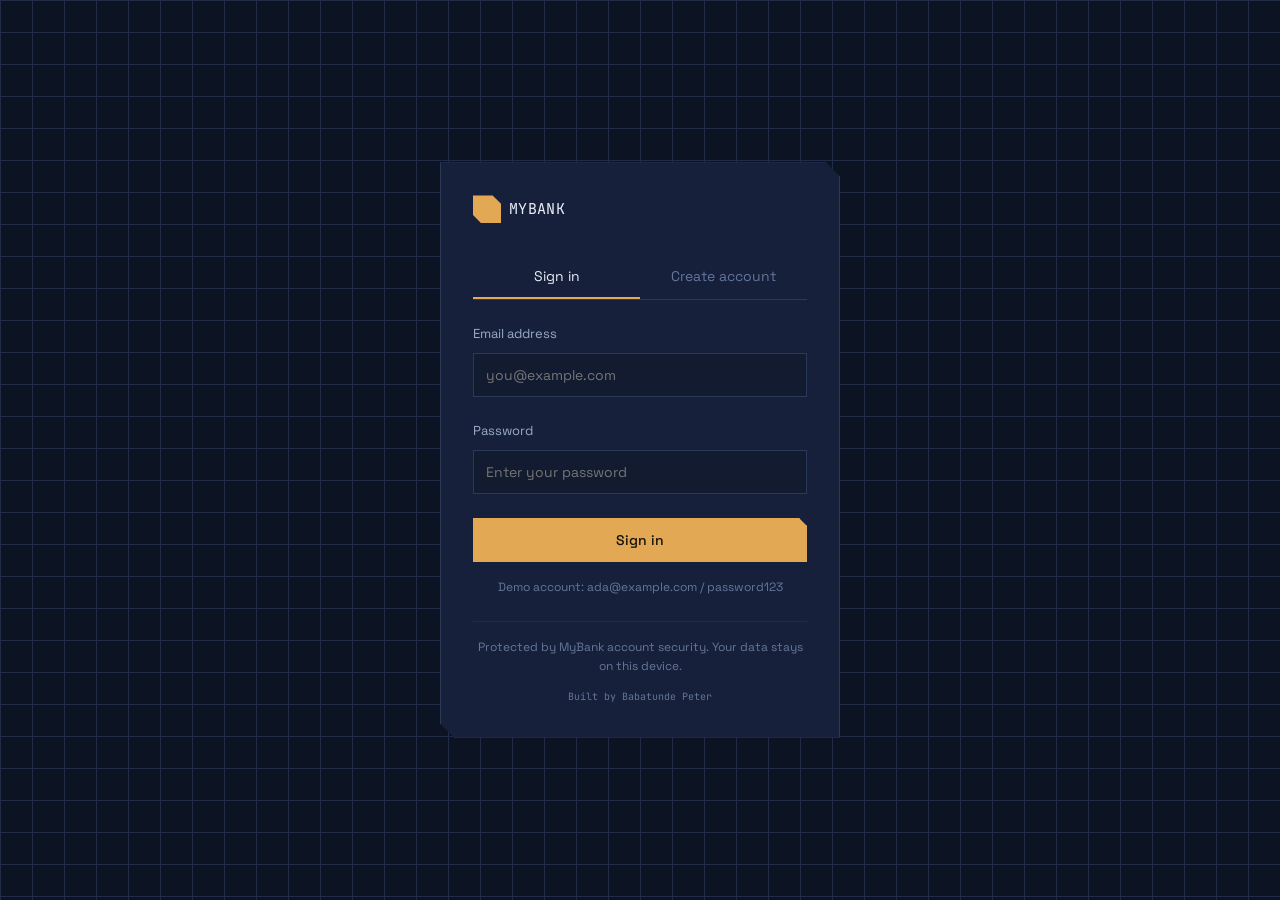
<file: index.html>
<!DOCTYPE html>
<html lang="en">
<head>
  <meta charset="UTF-8" />
  <meta name="viewport" content="width=device-width, initial-scale=1.0" />
  <title>MyBank Sign in</title>
  <link rel="preconnect" href="https://fonts.googleapis.com" />
  <link rel="preconnect" href="https://fonts.gstatic.com" crossorigin />
  <link
    href="https://fonts.googleapis.com/css2?family=Space+Grotesk:wght@400;500;600;700&family=JetBrains+Mono:wght@400;500&display=swap"
    rel="stylesheet"
  />
  <link rel="stylesheet" href="css/style.css" />
</head>
<body>
  <main class="auth-shell">
    <div class="auth-card panel">
      <div class="brand">
        <span class="brand-mark"></span>
        <span class="brand-name">MYBANK</span>
      </div>

      <div class="auth-tabs">
        <button class="auth-tab is-active" data-tab-btn="login" type="button">Sign in</button>
        <button class="auth-tab" data-tab-btn="register" type="button">Create account</button>
      </div>

      <div class="auth-panel is-active" data-tab-panel="login">
        <form id="loginForm" novalidate>
          <div class="field">
            <label class="field-label" for="loginEmail">Email address</label>
            <input class="field-input" type="email" id="loginEmail" placeholder="you@example.com" required />
            <span class="field-hint is-error" data-error="loginEmail"></span>
          </div>
          <div class="field">
            <label class="field-label" for="loginPassword">Password</label>
            <input class="field-input" type="password" id="loginPassword" placeholder="Enter your password" required />
            <span class="field-hint is-error" data-error="loginPassword"></span>
          </div>
          <button class="btn btn-primary btn-block" type="submit">Sign in</button>
          <p class="field-hint demo-hint">
            Demo account: ada@example.com / password123
          </p>
        </form>
      </div>

      <div class="auth-panel" data-tab-panel="register">
        <form id="registerForm" novalidate>
          <div class="field">
            <label class="field-label" for="registerName">Full name</label>
            <input class="field-input" type="text" id="registerName" placeholder="Full name" required />
            <span class="field-hint is-error" data-error="registerName"></span>
          </div>
          <div class="field">
            <label class="field-label" for="registerEmail">Email address</label>
            <input class="field-input" type="email" id="registerEmail" placeholder="you@example.com" required />
            <span class="field-hint is-error" data-error="registerEmail"></span>
          </div>
          <div class="field">
            <label class="field-label" for="registerPhone">Phone number</label>
            <input class="field-input" type="tel" id="registerPhone" placeholder="0803 000 0000" required />
            <span class="field-hint is-error" data-error="registerPhone"></span>
          </div>
          <div class="field">
            <label class="field-label" for="registerPassword">Password</label>
            <input class="field-input" type="password" id="registerPassword" placeholder="At least 6 characters" required />
            <span class="field-hint is-error" data-error="registerPassword"></span>
          </div>
          <button class="btn btn-primary btn-block" type="submit">Create account</button>
        </form>
      </div>

      <div class="auth-foot">
        Protected by MyBank account security. Your data stays on this device.
        <div class="sidebar-credit">Built by Babatunde Peter</div>
      </div>
    </div>
  </main>

  <script src="js/store.js"></script>
  <script src="js/auth.js"></script>
</body>
</html>
</file>
<file: css/style.css>
/* ============================================================
   MyBank — Design tokens
   ============================================================ */

:root {
  --color-bg: #0c1322;
  --color-bg-raised: #121b30;
  --color-panel: #16203a;
  --color-panel-alt: #1c2842;
  --color-line: #2a3958;
  --color-line-soft: #202c47;

  --color-text: #e9edf7;
  --color-text-dim: #9aabc9;
  --color-text-faint: #64769c;

  --color-amber: #e2a854;
  --color-amber-dim: #7a5a2c;
  --color-teal: #4bc0b5;
  --color-teal-dim: #1f4f4a;
  --color-rust: #d17a5f;
  --color-rust-dim: #5a2f24;

  --font-display: "Space Grotesk", "Arial Narrow", sans-serif;
  --font-body: "Space Grotesk", -apple-system, sans-serif;
  --font-mono: "JetBrains Mono", "Consolas", monospace;

  --radius-panel: 4px;
  --notch: 14px;

  --shadow-panel: 0 1px 0 rgba(0, 0, 0, 0.4);

  --space-1: 4px;
  --space-2: 8px;
  --space-3: 12px;
  --space-4: 16px;
  --space-5: 24px;
  --space-6: 32px;
  --space-7: 48px;
  --space-8: 64px;

  color-scheme: dark;
}

:root[data-theme="light"] {
  --color-bg: #f2f0e8;
  --color-bg-raised: #ffffff;
  --color-panel: #ffffff;
  --color-panel-alt: #eae7dc;
  --color-line: #d4cfbf;
  --color-line-soft: #e2ddcd;

  --color-text: #191d16;
  --color-text-dim: #4f5748;
  --color-text-faint: #7e8776;

  --color-amber: #a56a1f;
  --color-amber-dim: #ecd6ab;
  --color-teal: #12746a;
  --color-teal-dim: #c9e6e2;
  --color-rust: #a1442a;
  --color-rust-dim: #f0d3c8;

  color-scheme: light;
}

/* ============================================================
   Reset
   ============================================================ */

* {
  box-sizing: border-box;
  margin: 0;
  padding: 0;
}

html {
  scroll-behavior: smooth;
  scroll-padding-top: var(--space-6);
}

body {
  background-color: var(--color-bg);
  color: var(--color-text);
  font-family: var(--font-body);
  font-size: 15px;
  line-height: 1.6;
  min-height: 100vh;
  transition: background-color 0.2s ease, color 0.2s ease;
}

img {
  max-width: 100%;
  display: block;
}

button {
  font-family: inherit;
  cursor: pointer;
}

a {
  color: inherit;
  text-decoration: none;
}

input,
select {
  font-family: inherit;
  font-size: inherit;
  color: inherit;
}

.icon {
  stroke: currentColor;
  fill: none;
  stroke-width: 1.6;
  stroke-linecap: round;
  stroke-linejoin: round;
  width: 100%;
  height: 100%;
}

::selection {
  background-color: var(--color-amber);
  color: var(--color-bg);
}

:focus-visible {
  outline: 2px solid var(--color-amber);
  outline-offset: 2px;
}

/* ============================================================
   Notched panel primitive
   ============================================================ */

.panel {
  background-color: var(--color-panel);
  border: 1px solid var(--color-line);
  clip-path: polygon(
    0 0,
    calc(100% - var(--notch)) 0,
    100% var(--notch),
    100% 100%,
    var(--notch) 100%,
    0 calc(100% - var(--notch))
  );
  position: relative;
}

.panel-tight {
  clip-path: polygon(
    0 0,
    calc(100% - 8px) 0,
    100% 8px,
    100% 100%,
    8px 100%,
    0 calc(100% - 8px)
  );
}

/* ============================================================
   Layout shell
   ============================================================ */

.app-shell {
  display: grid;
  grid-template-columns: 220px 1fr;
  min-height: 100vh;
}

.app-sidebar {
  background-color: var(--color-bg-raised);
  border-right: 1px solid var(--color-line);
  display: flex;
  flex-direction: column;
  padding: var(--space-5) var(--space-4);
}

.app-main {
  padding: var(--space-6) var(--space-7);
  max-width: 1040px;
  width: 100%;
}

.brand {
  display: flex;
  align-items: center;
  gap: var(--space-2);
  margin-bottom: var(--space-6);
}

.brand-mark {
  width: 28px;
  height: 28px;
  background-color: var(--color-amber);
  clip-path: polygon(0 0, 70% 0, 100% 30%, 100% 100%, 30% 100%, 0 70%);
  flex-shrink: 0;
}

.brand-name {
  font-family: var(--font-mono);
  font-size: 15px;
  letter-spacing: 0.02em;
}

.nav-list {
  list-style: none;
  display: flex;
  flex-direction: column;
  gap: var(--space-1);
}

.nav-link {
  display: flex;
  align-items: center;
  gap: var(--space-3);
  padding: var(--space-3);
  color: var(--color-text-dim);
  font-size: 14px;
  border-left: 2px solid transparent;
  transition: color 0.15s ease, border-color 0.15s ease, background-color 0.15s ease;
}

.nav-link:hover {
  color: var(--color-text);
  background-color: var(--color-panel);
}

.nav-link.is-active {
  color: var(--color-text);
  border-left-color: var(--color-amber);
  background-color: var(--color-panel);
}

.nav-icon {
  width: 16px;
  height: 16px;
  flex-shrink: 0;
}

.nav-icon svg {
  width: 100%;
  height: 100%;
  stroke: currentColor;
  fill: none;
  stroke-width: 1.6;
}

.sidebar-foot {
  margin-top: auto;
  padding-top: var(--space-5);
  border-top: 1px solid var(--color-line-soft);
}

.sidebar-credit {
  font-family: var(--font-mono);
  font-size: 10px;
  color: var(--color-text-faint);
  padding: var(--space-3) var(--space-3) 0;
}

.logout-link {
  display: flex;
  align-items: center;
  gap: var(--space-2);
  color: var(--color-text-faint);
  font-size: 13px;
  padding: var(--space-2) var(--space-3);
}

.logout-link:hover {
  color: var(--color-rust);
}

/* Mobile topbar (hidden on desktop) */

.app-topbar {
  display: none;
  align-items: center;
  justify-content: space-between;
  padding: var(--space-4) var(--space-4);
  background-color: var(--color-bg-raised);
  border-bottom: 1px solid var(--color-line);
}

.topbar-spacer {
  width: 36px;
}

.topbar-toggle {
  background: none;
  border: 1px solid var(--color-line);
  color: var(--color-text);
  width: 36px;
  height: 36px;
  display: flex;
  align-items: center;
  justify-content: center;
}

/* ============================================================
   Page header
   ============================================================ */

.page-head {
  display: flex;
  align-items: flex-start;
  justify-content: space-between;
  gap: var(--space-4);
  margin-bottom: var(--space-6);
  flex-wrap: wrap;
}

.page-eyebrow {
  font-family: var(--font-mono);
  font-size: 12px;
  color: var(--color-text-faint);
  margin-bottom: var(--space-1);
}

.page-title {
  font-size: 26px;
  font-weight: 600;
  letter-spacing: -0.01em;
}

.page-head-tools {
  display: flex;
  align-items: center;
  gap: var(--space-3);
}

/* ============================================================
   Buttons
   ============================================================ */

.btn {
  display: inline-flex;
  align-items: center;
  justify-content: center;
  gap: var(--space-2);
  border: 1px solid var(--color-line);
  background-color: transparent;
  color: var(--color-text);
  padding: var(--space-3) var(--space-5);
  font-size: 14px;
  font-weight: 500;
  clip-path: polygon(0 0, calc(100% - 8px) 0, 100% 8px, 100% 100%, 8px 100%, 0 100%);
  transition: background-color 0.15s ease, border-color 0.15s ease, transform 0.1s ease;
}

.btn:active {
  transform: translateY(1px);
}

.btn-primary {
  background-color: var(--color-amber);
  border-color: var(--color-amber);
  color: #14100a;
}

.btn-primary:hover {
  background-color: #eebb72;
}

.btn-secondary {
  border-color: var(--color-teal);
  color: var(--color-teal);
}

.btn-secondary:hover {
  background-color: var(--color-teal-dim);
}

.btn-ghost {
  border-color: transparent;
  color: var(--color-text-dim);
}

.btn-ghost:hover {
  color: var(--color-text);
  border-color: var(--color-line);
}

.btn-danger {
  border-color: var(--color-rust);
  color: var(--color-rust);
}

.btn-danger:hover {
  background-color: var(--color-rust-dim);
}

.btn-block {
  width: 100%;
}

.btn-sm {
  padding: var(--space-2) var(--space-3);
  font-size: 13px;
}

.btn[disabled] {
  opacity: 0.4;
  cursor: not-allowed;
}

/* ============================================================
   Forms
   ============================================================ */

.field {
  display: flex;
  flex-direction: column;
  gap: var(--space-2);
  margin-bottom: var(--space-4);
}

.field-label {
  font-size: 13px;
  color: var(--color-text-dim);
}

.field-input,
.field-select {
  background-color: var(--color-bg-raised);
  border: 1px solid var(--color-line);
  color: var(--color-text);
  padding: var(--space-3);
  font-size: 14px;
}

.field-input:focus,
.field-select:focus {
  border-color: var(--color-amber);
}

.field-hint {
  font-size: 12px;
  color: var(--color-text-faint);
}

.field-hint.is-error {
  color: var(--color-rust);
}

.field-row {
  display: grid;
  grid-template-columns: 1fr 1fr;
  gap: var(--space-4);
}

.input-prefix {
  display: flex;
  align-items: stretch;
}

.input-prefix-tag {
  background-color: var(--color-panel-alt);
  border: 1px solid var(--color-line);
  border-right: none;
  padding: var(--space-3);
  color: var(--color-text-dim);
  font-family: var(--font-mono);
  font-size: 14px;
  display: flex;
  align-items: center;
}

.input-prefix .field-input {
  flex: 1;
}

/* ============================================================
   Balance / instrument display
   ============================================================ */

.balance-panel {
  padding: var(--space-6);
  margin-bottom: var(--space-5);
  background-color: var(--color-panel);
}

.balance-top {
  display: flex;
  justify-content: space-between;
  align-items: flex-start;
  margin-bottom: var(--space-5);
}

.balance-label {
  font-family: var(--font-mono);
  font-size: 12px;
  color: var(--color-text-faint);
  margin-bottom: var(--space-2);
}

.balance-amount {
  font-family: var(--font-mono);
  font-size: 42px;
  font-weight: 500;
  letter-spacing: -0.02em;
}

.balance-amount span {
  color: var(--color-text-faint);
  font-size: 22px;
}

.balance-visibility {
  background: none;
  border: 1px solid var(--color-line);
  color: var(--color-text-dim);
  width: 34px;
  height: 34px;
  display: flex;
  align-items: center;
  justify-content: center;
}

.balance-visibility svg {
  width: 16px;
  height: 16px;
  stroke: currentColor;
  fill: none;
  stroke-width: 1.6;
}

.account-strip {
  display: flex;
  gap: var(--space-6);
  flex-wrap: wrap;
  padding-top: var(--space-4);
  border-top: 1px solid var(--color-line-soft);
}

.account-strip-item {
  display: flex;
  flex-direction: column;
  gap: var(--space-1);
}

.account-strip-label {
  font-size: 11px;
  color: var(--color-text-faint);
  font-family: var(--font-mono);
}

.account-strip-value {
  font-family: var(--font-mono);
  font-size: 14px;
}

.copy-btn {
  background: none;
  border: none;
  color: var(--color-teal);
  font-size: 12px;
  font-family: var(--font-mono);
  padding: 0;
  margin-left: var(--space-2);
}

/* ============================================================
   Quick actions
   ============================================================ */

.quick-actions {
  display: grid;
  grid-template-columns: repeat(4, 1fr);
  gap: var(--space-3);
  margin-bottom: var(--space-5);
}

.quick-action {
  background-color: var(--color-panel);
  border: 1px solid var(--color-line);
  padding: var(--space-4);
  display: flex;
  flex-direction: column;
  gap: var(--space-3);
  color: var(--color-text);
  transition: border-color 0.15s ease, background-color 0.15s ease;
}

.quick-action:hover {
  border-color: var(--color-amber);
  background-color: var(--color-panel-alt);
}

.quick-action-icon {
  width: 28px;
  height: 28px;
  border: 1px solid var(--color-line);
  display: flex;
  align-items: center;
  justify-content: center;
  color: var(--color-amber);
}

.quick-action-icon svg {
  width: 15px;
  height: 15px;
  stroke: currentColor;
  fill: none;
  stroke-width: 1.6;
}

.quick-action-label {
  font-size: 13px;
}

/* ============================================================
   Grid + panel sections
   ============================================================ */

.two-col {
  display: grid;
  grid-template-columns: 1.4fr 1fr;
  gap: var(--space-5);
  align-items: start;
}

.section-panel {
  background-color: var(--color-panel);
  border: 1px solid var(--color-line);
  padding: var(--space-5);
  margin-bottom: var(--space-5);
}

.section-head {
  display: flex;
  justify-content: space-between;
  align-items: center;
  margin-bottom: var(--space-4);
}

.section-title {
  font-size: 15px;
  font-weight: 600;
}

.section-link {
  font-size: 13px;
  color: var(--color-teal);
}

/* ============================================================
   Transaction list
   ============================================================ */

.tx-list {
  display: flex;
  flex-direction: column;
}

.tx-row {
  display: flex;
  align-items: center;
  gap: var(--space-3);
  padding: var(--space-3) 0;
  border-bottom: 1px solid var(--color-line-soft);
}

.tx-row:last-child {
  border-bottom: none;
}

.tx-icon {
  width: 34px;
  height: 34px;
  flex-shrink: 0;
  display: flex;
  align-items: center;
  justify-content: center;
  border: 1px solid var(--color-line);
  font-family: var(--font-mono);
  font-size: 13px;
}

.tx-icon.is-credit {
  color: var(--color-teal);
  border-color: var(--color-teal-dim);
}

.tx-icon.is-debit {
  color: var(--color-rust);
  border-color: var(--color-rust-dim);
}

.tx-info {
  flex: 1;
  min-width: 0;
}

.tx-name {
  font-size: 14px;
  white-space: nowrap;
  overflow: hidden;
  text-overflow: ellipsis;
}

.tx-meta {
  font-size: 12px;
  color: var(--color-text-faint);
  font-family: var(--font-mono);
}

.tx-amount {
  font-family: var(--font-mono);
  font-size: 14px;
  text-align: right;
  white-space: nowrap;
}

.tx-amount.is-credit {
  color: var(--color-teal);
}

.tx-amount.is-debit {
  color: var(--color-rust);
}

/* ============================================================
   Badges
   ============================================================ */

.badge {
  display: inline-flex;
  align-items: center;
  padding: 2px 8px;
  font-size: 11px;
  font-family: var(--font-mono);
  border: 1px solid var(--color-line);
  color: var(--color-text-dim);
}

.badge.is-success {
  color: var(--color-teal);
  border-color: var(--color-teal-dim);
}

.badge.is-pending {
  color: var(--color-amber);
  border-color: var(--color-amber-dim);
}

.badge.is-failed {
  color: var(--color-rust);
  border-color: var(--color-rust-dim);
}

/* ============================================================
   Chart
   ============================================================ */

.chart-canvas {
  width: 100%;
  height: 180px;
}

.chart-legend {
  display: flex;
  gap: var(--space-4);
  margin-top: var(--space-4);
  flex-wrap: wrap;
}

.chart-legend-item {
  display: flex;
  align-items: center;
  gap: var(--space-2);
  font-size: 12px;
  color: var(--color-text-dim);
}

.chart-legend-swatch {
  width: 10px;
  height: 10px;
}

.chart-legend-swatch.is-amber {
  background-color: var(--color-amber);
}

.chart-legend-swatch.is-teal {
  background-color: var(--color-teal);
}

/* ============================================================
   Table (transactions page)
   ============================================================ */

.filter-bar {
  display: flex;
  gap: var(--space-3);
  margin-bottom: var(--space-5);
  flex-wrap: wrap;
  align-items: center;
}

.filter-search {
  flex: 1;
  min-width: 200px;
}

.data-table {
  width: 100%;
  border-collapse: collapse;
}

.data-table th {
  text-align: left;
  font-family: var(--font-mono);
  font-size: 11px;
  color: var(--color-text-faint);
  font-weight: 500;
  padding: var(--space-2) var(--space-3);
  border-bottom: 1px solid var(--color-line);
}

.data-table td {
  padding: var(--space-3);
  border-bottom: 1px solid var(--color-line-soft);
  font-size: 14px;
}

.data-table tr:last-child td {
  border-bottom: none;
}

.is-hidden {
  display: none;
}

.empty-state {
  text-align: center;
  padding: var(--space-7) var(--space-4);
  color: var(--color-text-faint);
}

.empty-state-icon {
  width: 40px;
  height: 40px;
  margin: 0 auto var(--space-4);
  border: 1px solid var(--color-line);
  display: flex;
  align-items: center;
  justify-content: center;
}

/* ============================================================
   Auth page
   ============================================================ */

.auth-shell {
  min-height: 100vh;
  display: flex;
  align-items: center;
  justify-content: center;
  padding: var(--space-5);
  background-image:
    linear-gradient(var(--color-line-soft) 1px, transparent 1px),
    linear-gradient(90deg, var(--color-line-soft) 1px, transparent 1px);
  background-size: 32px 32px;
}

.auth-card {
  width: 100%;
  max-width: 400px;
  background-color: var(--color-panel);
  border: 1px solid var(--color-line);
  padding: var(--space-6);
}

.auth-tabs {
  display: flex;
  border-bottom: 1px solid var(--color-line);
  margin-bottom: var(--space-5);
}

.auth-tab {
  flex: 1;
  background: none;
  border: none;
  color: var(--color-text-faint);
  padding: var(--space-3);
  font-size: 14px;
  border-bottom: 2px solid transparent;
}

.auth-tab.is-active {
  color: var(--color-text);
  border-bottom-color: var(--color-amber);
}

.auth-panel {
  display: none;
}

.auth-panel.is-active {
  display: block;
}

.demo-hint {
  margin-top: var(--space-4);
  text-align: center;
}

.auth-foot {
  margin-top: var(--space-5);
  padding-top: var(--space-4);
  border-top: 1px solid var(--color-line-soft);
  font-size: 12px;
  color: var(--color-text-faint);
  text-align: center;
}

/* ============================================================
   Modal
   ============================================================ */

.modal-overlay {
  position: fixed;
  inset: 0;
  background-color: rgba(6, 9, 17, 0.72);
  display: none;
  align-items: center;
  justify-content: center;
  padding: var(--space-4);
  z-index: 50;
}

.modal-overlay.is-open {
  display: flex;
}

.modal-box {
  width: 100%;
  max-width: 420px;
  background-color: var(--color-panel);
  border: 1px solid var(--color-line);
  padding: var(--space-6);
  max-height: 90vh;
  overflow-y: auto;
}

.modal-head {
  display: flex;
  justify-content: space-between;
  align-items: center;
  margin-bottom: var(--space-5);
}

.modal-title {
  font-size: 17px;
  font-weight: 600;
}

.modal-close {
  background: none;
  border: none;
  color: var(--color-text-faint);
  width: 28px;
  height: 28px;
}

.modal-close svg {
  width: 16px;
  height: 16px;
  stroke: currentColor;
  fill: none;
  stroke-width: 1.6;
}

.modal-summary-row {
  display: flex;
  justify-content: space-between;
  padding: var(--space-2) 0;
  font-size: 13px;
  border-bottom: 1px solid var(--color-line-soft);
}

.modal-summary-row span:last-child {
  font-family: var(--font-mono);
  color: var(--color-text-dim);
}

.modal-actions {
  margin-top: var(--space-5);
  display: flex;
  gap: var(--space-3);
}

.modal-success-title {
  font-size: 16px;
  font-weight: 600;
  margin-bottom: var(--space-2);
}

.modal-success-close {
  margin-top: var(--space-5);
}

.modal-success {
  text-align: center;
  padding: var(--space-4) 0;
}

.modal-success-mark {
  width: 48px;
  height: 48px;
  border: 1px solid var(--color-teal);
  color: var(--color-teal);
  display: flex;
  align-items: center;
  justify-content: center;
  margin: 0 auto var(--space-4);
}

.modal-success-mark svg {
  width: 22px;
  height: 22px;
  stroke: currentColor;
  fill: none;
  stroke-width: 1.8;
}

/* ============================================================
   Toggle switches
   ============================================================ */

.toggle {
  position: relative;
  display: inline-flex;
  align-items: center;
  gap: var(--space-3);
}

.toggle-track {
  width: 40px;
  height: 22px;
  background-color: var(--color-panel-alt);
  border: 1px solid var(--color-line);
  position: relative;
  cursor: pointer;
  flex-shrink: 0;
}

.toggle-thumb {
  position: absolute;
  top: 2px;
  left: 2px;
  width: 16px;
  height: 16px;
  background-color: var(--color-text-faint);
  transition: transform 0.15s ease, background-color 0.15s ease;
}

.toggle-track.is-on {
  border-color: var(--color-amber);
}

.toggle-track.is-on .toggle-thumb {
  transform: translateX(18px);
  background-color: var(--color-amber);
}

.theme-switch {
  display: flex;
  align-items: center;
  gap: var(--space-2);
  border: 1px solid var(--color-line);
  padding: var(--space-2) var(--space-3);
  background: none;
  color: var(--color-text-dim);
}

.theme-switch svg {
  width: 14px;
  height: 14px;
  stroke: currentColor;
  fill: none;
  stroke-width: 1.6;
}

/* ============================================================
   Notification bell + panel
   ============================================================ */

.notif-wrap {
  position: relative;
}

.notif-btn {
  background: none;
  border: 1px solid var(--color-line);
  width: 38px;
  height: 38px;
  display: flex;
  align-items: center;
  justify-content: center;
  color: var(--color-text-dim);
  position: relative;
}

.notif-btn svg {
  width: 16px;
  height: 16px;
  stroke: currentColor;
  fill: none;
  stroke-width: 1.6;
}

.notif-dot {
  position: absolute;
  top: 6px;
  right: 6px;
  width: 6px;
  height: 6px;
  background-color: var(--color-rust);
  display: none;
}

.notif-dot.is-visible {
  display: block;
}

.notif-panel {
  position: absolute;
  top: calc(100% + 8px);
  right: 0;
  width: 320px;
  background-color: var(--color-panel);
  border: 1px solid var(--color-line);
  display: none;
  z-index: 40;
  max-height: 360px;
  overflow-y: auto;
}

.notif-panel.is-open {
  display: block;
}

.notif-item {
  padding: var(--space-3) var(--space-4);
  border-bottom: 1px solid var(--color-line-soft);
  font-size: 13px;
}

.notif-item:last-child {
  border-bottom: none;
}

.notif-item-time {
  font-size: 11px;
  color: var(--color-text-faint);
  font-family: var(--font-mono);
  margin-top: var(--space-1);
}

/* ============================================================
   Toast
   ============================================================ */

.toast {
  position: fixed;
  bottom: var(--space-5);
  right: var(--space-5);
  background-color: var(--color-panel);
  border: 1px solid var(--color-teal);
  color: var(--color-text);
  padding: var(--space-3) var(--space-5);
  font-size: 13px;
  transform: translateY(20px);
  opacity: 0;
  pointer-events: none;
  transition: transform 0.2s ease, opacity 0.2s ease;
  z-index: 60;
}

.toast.is-visible {
  transform: translateY(0);
  opacity: 1;
}

/* ============================================================
   Receive page
   ============================================================ */

.receive-card {
  max-width: 420px;
  padding: var(--space-6);
  text-align: center;
}

.receive-code {
  width: 160px;
  height: 160px;
  margin: 0 auto var(--space-5);
  border: 1px solid var(--color-line);
  background-color: var(--color-bg-raised);
  display: flex;
  align-items: center;
  justify-content: center;
}

.receive-code svg {
  width: 70%;
  height: 70%;
  stroke: var(--color-amber);
  fill: none;
  stroke-width: 1.2;
}

.receive-intro {
  margin-bottom: var(--space-5);
}

.receive-field {
  display: flex;
  justify-content: space-between;
  align-items: center;
  padding: var(--space-3);
  border: 1px solid var(--color-line);
  margin-bottom: var(--space-3);
  text-align: left;
}

.receive-field-label {
  font-size: 11px;
  color: var(--color-text-faint);
  font-family: var(--font-mono);
}

.receive-field-value {
  font-family: var(--font-mono);
  font-size: 14px;
}

/* ============================================================
   Profile page
   ============================================================ */

.profile-avatar {
  width: 64px;
  height: 64px;
  background-color: var(--color-panel-alt);
  border: 1px solid var(--color-line);
  display: flex;
  align-items: center;
  justify-content: center;
  font-family: var(--font-mono);
  font-size: 22px;
  color: var(--color-amber);
}

.profile-head {
  display: flex;
  align-items: center;
  gap: var(--space-4);
  margin-bottom: var(--space-6);
}

.settings-row {
  display: flex;
  justify-content: space-between;
  align-items: center;
  padding: var(--space-4) 0;
  border-bottom: 1px solid var(--color-line-soft);
}

.settings-row:last-child {
  border-bottom: none;
}

.settings-row-label {
  font-size: 14px;
}

.settings-row-hint {
  font-size: 12px;
  color: var(--color-text-faint);
  margin-top: 2px;
}

/* ============================================================
   Biller grid (airtime / bills)
   ============================================================ */

.biller-grid {
  display: grid;
  grid-template-columns: repeat(4, 1fr);
  gap: var(--space-3);
  margin-bottom: var(--space-5);
}

.biller-option {
  background-color: var(--color-panel);
  border: 1px solid var(--color-line);
  padding: var(--space-4);
  text-align: center;
  color: var(--color-text-dim);
  font-size: 13px;
}

.biller-option.is-selected {
  border-color: var(--color-amber);
  color: var(--color-text);
}

.biller-mark {
  width: 32px;
  height: 32px;
  margin: 0 auto var(--space-2);
  border: 1px solid var(--color-line);
  display: flex;
  align-items: center;
  justify-content: center;
  font-family: var(--font-mono);
  font-size: 12px;
  color: var(--color-amber);
}

.amount-chip-row {
  display: flex;
  gap: var(--space-2);
  flex-wrap: wrap;
  margin-bottom: var(--space-4);
}

.amount-chip {
  border: 1px solid var(--color-line);
  background: none;
  color: var(--color-text-dim);
  padding: var(--space-2) var(--space-4);
  font-family: var(--font-mono);
  font-size: 13px;
}

.amount-chip.is-selected {
  border-color: var(--color-amber);
  color: var(--color-amber);
}

/* ============================================================
   Responsive
   ============================================================ */

@media (max-width: 900px) {
  .app-shell {
    grid-template-columns: 1fr;
  }

  .app-sidebar {
    position: fixed;
    top: 0;
    left: 0;
    bottom: 0;
    width: 240px;
    z-index: 70;
    transform: translateX(-100%);
    transition: transform 0.2s ease;
  }

  .app-sidebar.is-open {
    transform: translateX(0);
  }

  .app-topbar {
    display: flex;
  }

  .app-main {
    padding: var(--space-5);
  }

  .two-col {
    grid-template-columns: 1fr;
  }

  .quick-actions {
    grid-template-columns: repeat(2, 1fr);
  }

  .biller-grid {
    grid-template-columns: repeat(2, 1fr);
  }

  .field-row {
    grid-template-columns: 1fr;
  }
}

@media (max-width: 560px) {
  .balance-amount {
    font-size: 32px;
  }

  .account-strip {
    flex-direction: column;
    gap: var(--space-3);
  }

  .page-head {
    flex-direction: column;
  }

  .data-table {
    display: block;
  }

  .data-table thead {
    display: none;
  }

  .data-table tbody,
  .data-table tr,
  .data-table td {
    display: block;
    width: 100%;
  }

  .data-table tr {
    border-bottom: 1px solid var(--color-line);
    padding: var(--space-3) 0;
  }

  .data-table td {
    border-bottom: none;
    padding: var(--space-1) 0;
  }

  .data-table td::before {
    content: attr(data-label);
    display: inline-block;
    width: 110px;
    color: var(--color-text-faint);
    font-family: var(--font-mono);
    font-size: 11px;
  }
}

@media (prefers-reduced-motion: reduce) {
  * {
    transition: none !important;
    scroll-behavior: auto !important;
  }
}
</file>
